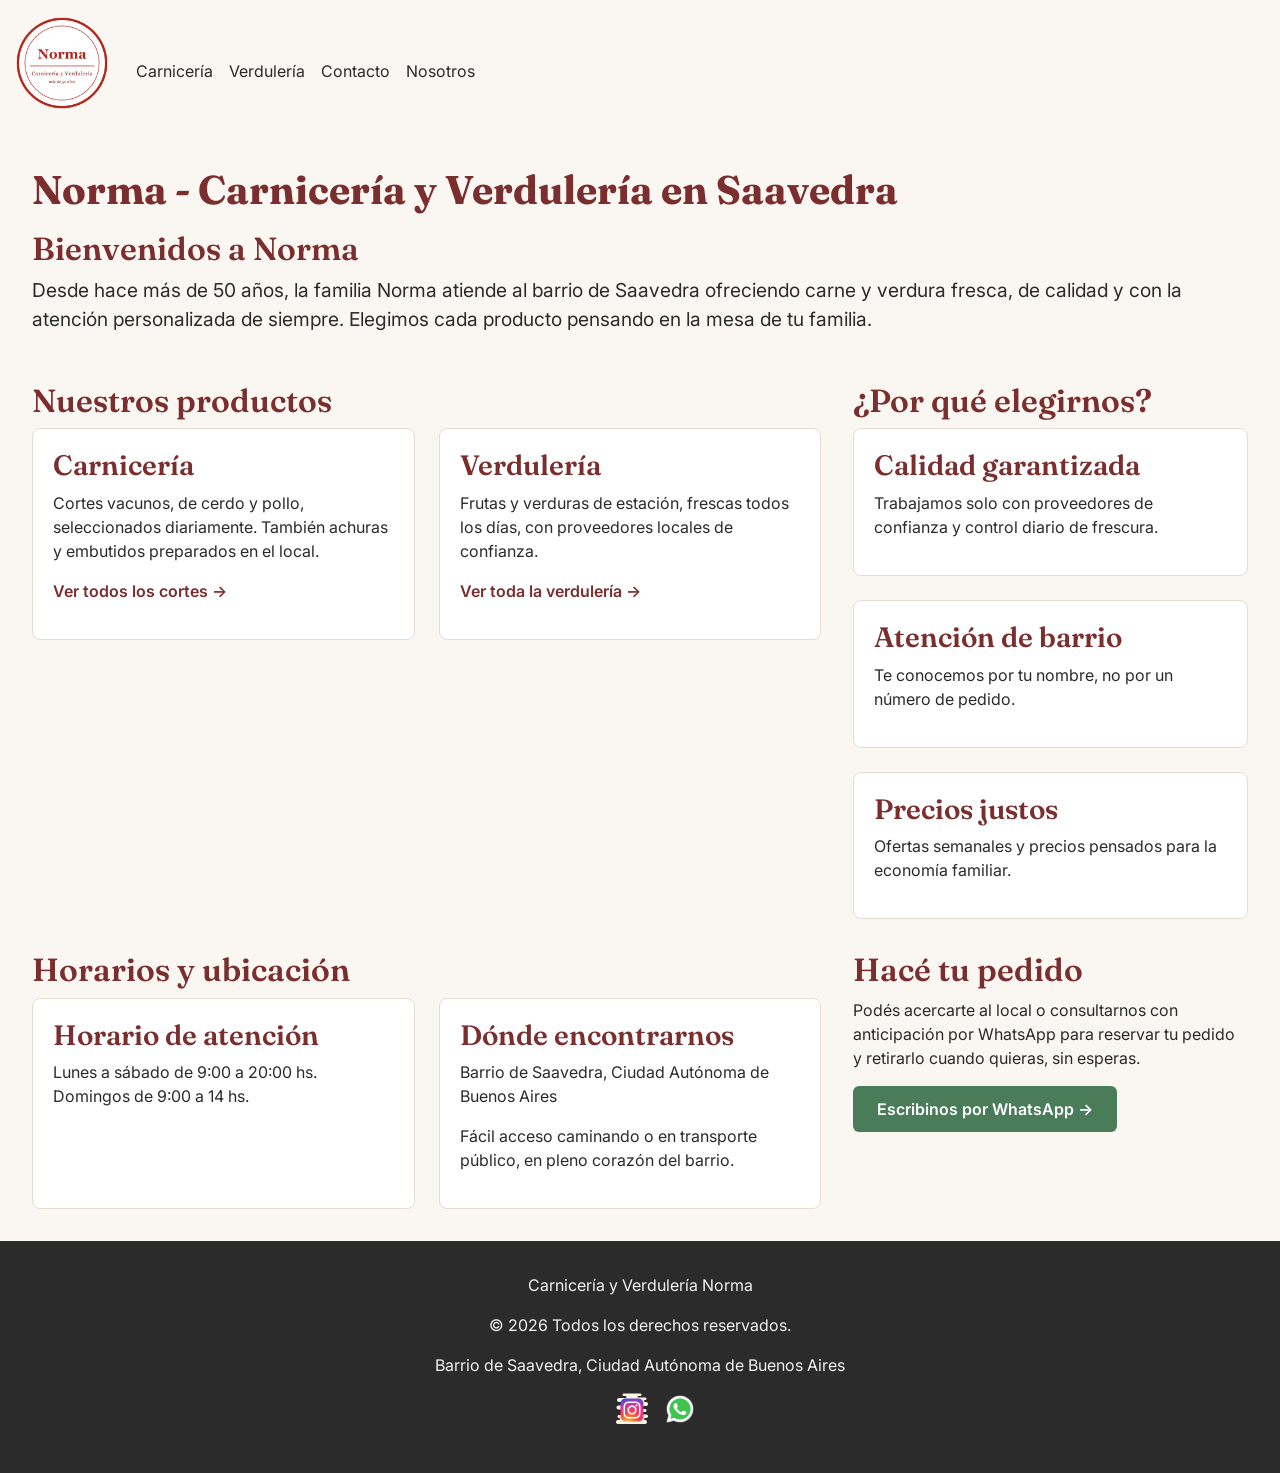
<file: index.html>
<!DOCTYPE html>
<html lang="es">

<head>
    <meta charset="UTF-8">
    <meta name="viewport" content="width=device-width, initial-scale=1.0">
    <title>Carnicería y Verdulería Norma | Inicio</title>
    <link href="https://cdn.jsdelivr.net/npm/bootstrap@5.3.8/dist/css/bootstrap.min.css" rel="stylesheet"
        integrity="sha384-sRIl4kxILFvY47J16cr9ZwB07vP4J8+LH7qKQnuqkuIAvNWLzeN8tE5YBujZqJLB" crossorigin="anonymous">
    <link rel="stylesheet" href="style/style.css">
</head>

<body>

    <nav class="navbar navbar-expand-lg">
        <div class="container-fluid">
            <a href="index.html" aria-label="Inicio" title="Inicio" class="navbar-brand">
                <figure>
                    <img src="assets/tipos/logo-norma.png"
                        alt="Norma - Carnicería y Verdulería, en el barrio de Saavedra" title="Logo Norma" class="logo">
                </figure>
            </a>

            <button class="navbar-toggler" type="button" data-bs-toggle="collapse" data-bs-target="#navbarNav"
                aria-controls="navbarNav" aria-expanded="false" aria-label="Toggle navigation">
                <span class="navbar-toggler-icon"></span>
            </button>

            <div class="collapse navbar-collapse" id="navbarNav">
                <ul class="navbar-nav">
                    <li class="nav-item"><a class="nav-link" href="pages/carniceria.html"
                            title="Carnicería">Carnicería</a></li>
                    <li class="nav-item"><a class="nav-link" href="pages/verduleria.html"
                            title="Verdulería">Verdulería</a></li>
                    <li class="nav-item"><a class="nav-link" href="pages/contacto.html" title="Contacto">Contacto</a>
                    </li>
                    <li class="nav-item"><a class="nav-link" href="pages/nosotros.html" title="Nosotros">Nosotros</a>
                    </li>
                </ul>
            </div>
        </div>
    </nav>

    <h1>Norma - Carnicería y Verdulería en Saavedra</h1>


    <main class="grid-index">
        <section id="bienvenida">
            <h2>Bienvenidos a Norma</h2>
            <p class="parrafo-intro">
                Desde hace más de 50 años, la familia Norma atiende al barrio de Saavedra
                ofreciendo carne y verdura fresca, de calidad y con la atención personalizada
                de siempre. Elegimos cada producto pensando en la mesa de tu familia.
            </p>
        </section>

        <section id="nuestros-productos">
            <h2>Nuestros productos</h2>

            <div class="grid-cards">
                <article>
                    <h3>Carnicería</h3>
                    <p>
                        Cortes vacunos, de cerdo y pollo, seleccionados diariamente.
                        También achuras y embutidos preparados en el local.
                    </p>
                    <p><a href="pages/carniceria.html">Ver todos los cortes →</a></p>
                </article>

                <article>
                    <h3>Verdulería</h3>
                    <p>
                        Frutas y verduras de estación, frescas todos los días,
                        con proveedores locales de confianza.
                    </p>
                    <p><a href="pages/verduleria.html">Ver toda la verdulería →</a></p>
                </article>
            </div>
        </section>

        <section id="por-que-elegirnos">
            <h2>¿Por qué elegirnos?</h2>
            <div class="grid-cards">
                <article>
                    <h3>Calidad garantizada</h3>
                    <p>Trabajamos solo con proveedores de confianza y control diario de frescura.</p>
                </article>
                <article>
                    <h3>Atención de barrio</h3>
                    <p>Te conocemos por tu nombre, no por un número de pedido.</p>
                </article>
                <article>
                    <h3>Precios justos</h3>
                    <p>Ofertas semanales y precios pensados para la economía familiar.</p>
                </article>
            </div>
        </section>

        <section id="horarios-ubicacion">
            <h2>Horarios y ubicación</h2>
            <div class="grid-cards">
                <article>
                    <h3>Horario de atención</h3>
                    <p>Lunes a sábado de 9:00 a 20:00 hs. Domingos de 9:00 a 14 hs.</p>
                </article>
                <article>
                    <h3>Dónde encontrarnos</h3>
                    <address>Barrio de Saavedra, Ciudad Autónoma de Buenos Aires</address>
                    <p>Fácil acceso caminando o en transporte público, en pleno corazón del barrio.</p>
                </article>
            </div>
        </section>

        <section id="pedidos">
            <h2>Hacé tu pedido</h2>
            <p>
                Podés acercarte al local o consultarnos con anticipación por WhatsApp
                para reservar tu pedido y retirarlo cuando quieras, sin esperas.
            </p>
            <p><a href="https://wa.me/5491161660753" target="_blank" rel="noopener" class="boton-whatsapp">Escribinos
                    por WhatsApp →</a></p>
        </section>
    </main>

    <footer>
        <p>Carnicería y Verdulería Norma</p>
        <p>&copy; <span id="year"></span> Todos los derechos reservados.</p>
        <address>Barrio de Saavedra, Ciudad Autónoma de Buenos Aires</address>

        <nav aria-label="Redes sociales">
            <ul>
                <li>
                    <a href="https://www.instagram.com/normacarniceria?igsh=MXZiOWo1cGc3NHQzaQ==" target="_blank"
                        rel="noopener" aria-label="Instagram" title="Instagram">
                        <img src="assets/logos/icons8-instagram-64.png" alt="Logo de Instagram">
                    </a>
                </li>
                <li>
                    <a href="https://wa.me/5491161660753" target="_blank" rel="noopener" aria-label="WhatsApp"
                        title="WhatsApp">
                        <img src="assets/logos/icons8-whatsapp-48.png" alt="Logo de WhatsApp">
                    </a>
                </li>
            </ul>
        </nav>
    </footer>

    <script>
        document.getElementById('year').textContent = new Date().getFullYear();
    </script>
    <script src="https://cdn.jsdelivr.net/npm/bootstrap@5.3.8/dist/js/bootstrap.bundle.min.js"
        integrity="sha384-FKyoEForCGlyvwx9Hj09JcYn3nv7wiPVlz7YYwJrWVcXK/BmnVDxM+D2scQbITxI"
        crossorigin="anonymous"></script>
</body>

</html>
</file>
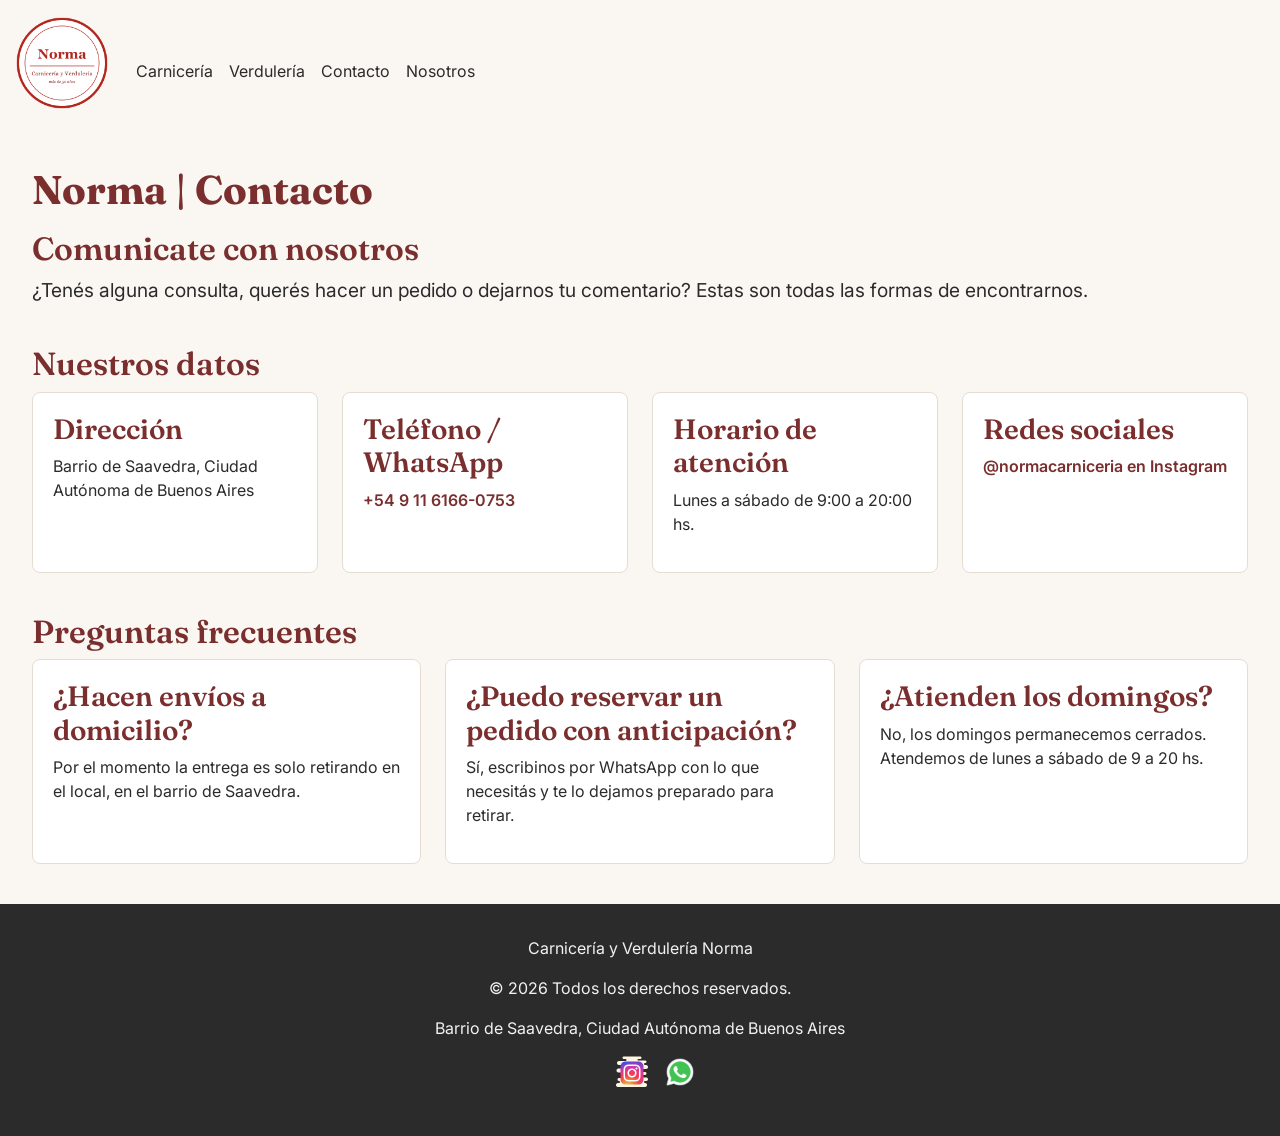
<file: pages/contacto.html>
<!DOCTYPE html>
<html lang="es">

<head>
    <meta charset="UTF-8">
    <meta name="viewport" content="width=device-width, initial-scale=1.0">
    <title>Contacto | Norma</title>
    <link href="https://cdn.jsdelivr.net/npm/bootstrap@5.3.8/dist/css/bootstrap.min.css" rel="stylesheet"
        integrity="sha384-sRIl4kxILFvY47J16cr9ZwB07vP4J8+LH7qKQnuqkuIAvNWLzeN8tE5YBujZqJLB" crossorigin="anonymous">
    <link rel="stylesheet" href="../style/style.css">
</head>

<body>
    <nav class="navbar navbar-expand-lg">
        <div class="container-fluid">
            <a href="../index.html" aria-label="Inicio" title="Inicio" class="navbar-brand">
                <figure>
                    <img src="../assets/tipos/logo-norma.png"
                        alt="Norma - Carnicería y Verdulería, en el barrio de Saavedra" title="Logo Norma" class="logo">
                </figure>
            </a>

            <button class="navbar-toggler" type="button" data-bs-toggle="collapse" data-bs-target="#navbarNav"
                aria-controls="navbarNav" aria-expanded="false" aria-label="Toggle navigation">
                <span class="navbar-toggler-icon"></span>
            </button>

            <div class="collapse navbar-collapse" id="navbarNav">
                <ul class="navbar-nav">
                    <li class="nav-item"><a class="nav-link" href="./carniceria.html" title="Carnicería">Carnicería</a>
                    </li>
                    <li class="nav-item"><a class="nav-link" href="./verduleria.html" title="Verdulería">Verdulería</a>
                    </li>
                    <li class="nav-item"><a class="nav-link" href="./contacto.html" aria-current="page"
                            title="Contacto">Contacto</a></li>
                    <li class="nav-item"><a class="nav-link" href="./nosotros.html" title="Nosotros">Nosotros</a></li>
                </ul>
            </div>
        </div>
    </nav>

    <h1>Norma | Contacto</h1>
    <main>
        <section id="introduccion">
            <h2>Comunicate con nosotros</h2>
            <p class="parrafo-intro">
                ¿Tenés alguna consulta, querés hacer un pedido o dejarnos tu comentario?
                Estas son todas las formas de encontrarnos.
            </p>
        </section>

        <section id="datos-contacto">
            <h2>Nuestros datos</h2>
            <div class="grid-cards">
                <article>
                    <h3>Dirección</h3>
                    <address>Barrio de Saavedra, Ciudad Autónoma de Buenos Aires</address>
                </article>

                <article>
                    <h3>Teléfono / WhatsApp</h3>
                    <p><a href="https://wa.me/5491161660753" target="_blank" rel="noopener">+54 9 11 6166-0753</a></p>
                </article>

                <article>
                    <h3>Horario de atención</h3>
                    <p>Lunes a sábado de 9:00 a 20:00 hs.</p>
                </article>

                <article>
                    <h3>Redes sociales</h3>
                    <p><a href="https://www.instagram.com/normacarniceria?igsh=MXZiOWo1cGc3NHQzaQ==" target="_blank"
                            rel="noopener">@normacarniceria en Instagram</a></p>
                </article>
            </div>
        </section>

        <section id="preguntas-frecuentes">
            <h2>Preguntas frecuentes</h2>
            <div class="grid-cards">
                <article>
                    <h3>¿Hacen envíos a domicilio?</h3>
                    <p>Por el momento la entrega es solo retirando en el local, en el barrio de Saavedra.</p>
                </article>

                <article>
                    <h3>¿Puedo reservar un pedido con anticipación?</h3>
                    <p>Sí, escribinos por WhatsApp con lo que necesitás y te lo dejamos preparado para retirar.</p>
                </article>

                <article>
                    <h3>¿Atienden los domingos?</h3>
                    <p>No, los domingos permanecemos cerrados. Atendemos de lunes a sábado de 9 a 20 hs.</p>
                </article>
            </div>
        </section>
    </main>

    <footer>
        <p>Carnicería y Verdulería Norma</p>
        <p>&copy; <span id="year"></span> Todos los derechos reservados.</p>
        <address>Barrio de Saavedra, Ciudad Autónoma de Buenos Aires</address>

        <nav aria-label="Redes sociales">
            <ul>
                <li>
                    <a href="https://www.instagram.com/normacarniceria?igsh=MXZiOWo1cGc3NHQzaQ==" target="_blank"
                        rel="noopener" aria-label="Instagram" title="Instagram">
                        <img src="../assets/logos/icons8-instagram-64.png" alt="Logo de Instagram">
                    </a>
                </li>
                <li>
                    <a href="https://wa.me/5491161660753" target="_blank" rel="noopener" aria-label="WhatsApp"
                        title="WhatsApp">
                        <img src="../assets/logos/icons8-whatsapp-48.png" alt="Logo de WhatsApp">
                    </a>
                </li>
            </ul>
        </nav>
    </footer>

    <script>
        document.getElementById('year').textContent = new Date().getFullYear();
    </script>
    <script src="https://cdn.jsdelivr.net/npm/bootstrap@5.3.8/dist/js/bootstrap.bundle.min.js"
        integrity="sha384-FKyoEForCGlyvwx9Hj09JcYn3nv7wiPVlz7YYwJrWVcXK/BmnVDxM+D2scQbITxI"
        crossorigin="anonymous"></script>
</body>

</html>
</file>
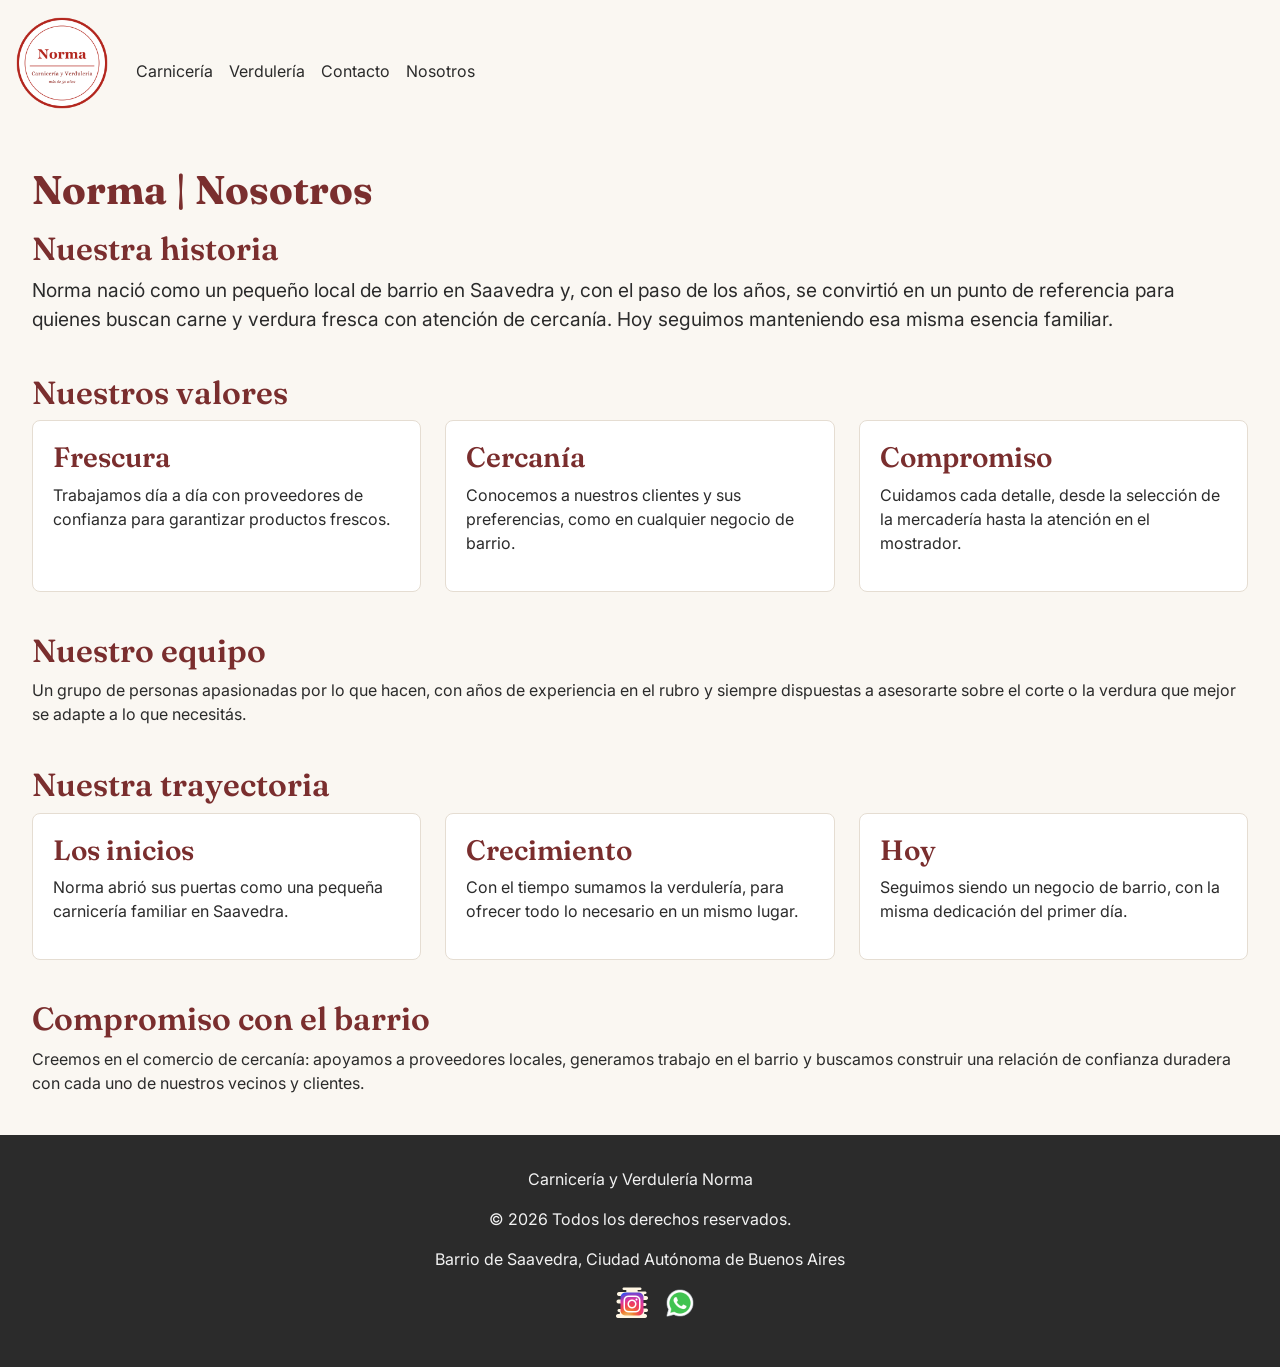
<file: pages/nosotros.html>
<!DOCTYPE html>
<html lang="es">

<head>
    <meta charset="UTF-8">
    <meta name="viewport" content="width=device-width, initial-scale=1.0">
    <title>Nosotros | Norma</title>
    <link href="https://cdn.jsdelivr.net/npm/bootstrap@5.3.8/dist/css/bootstrap.min.css" rel="stylesheet"
        integrity="sha384-sRIl4kxILFvY47J16cr9ZwB07vP4J8+LH7qKQnuqkuIAvNWLzeN8tE5YBujZqJLB" crossorigin="anonymous">
    <link rel="stylesheet" href="../style/style.css">
</head>

<body>
    <nav class="navbar navbar-expand-lg">
        <div class="container-fluid">
            <a href="../index.html" aria-label="Inicio" title="Inicio" class="navbar-brand">
                <figure>
                    <img src="../assets/tipos/logo-norma.png"
                        alt="Norma - Carnicería y Verdulería, en el barrio de Saavedra" title="Logo Norma" class="logo">
                </figure>
            </a>

            <button class="navbar-toggler" type="button" data-bs-toggle="collapse" data-bs-target="#navbarNav"
                aria-controls="navbarNav" aria-expanded="false" aria-label="Toggle navigation">
                <span class="navbar-toggler-icon"></span>
            </button>

            <div class="collapse navbar-collapse" id="navbarNav">
                <ul class="navbar-nav">
                    <li class="nav-item"><a class="nav-link" href="./carniceria.html" title="Carnicería">Carnicería</a>
                    </li>
                    <li class="nav-item"><a class="nav-link" href="./verduleria.html" title="Verdulería">Verdulería</a>
                    </li>
                    <li class="nav-item"><a class="nav-link" href="./contacto.html" title="Contacto">Contacto</a></li>
                    <li class="nav-item"><a class="nav-link" href="./nosotros.html" aria-current="page"
                            title="Nosotros">Nosotros</a></li>
                </ul>
            </div>
        </div>
    </nav>

    <h1>Norma | Nosotros</h1>

    <main>
        <section id="nuestra-historia">
            <h2>Nuestra historia</h2>
            <p class="parrafo-intro">
                Norma nació como un pequeño local de barrio en Saavedra y, con el paso de los años,
                se convirtió en un punto de referencia para quienes buscan carne y verdura fresca
                con atención de cercanía. Hoy seguimos manteniendo esa misma esencia familiar.
            </p>
        </section>

        <section id="nuestros-valores">
            <h2>Nuestros valores</h2>
            <div class="grid-cards">
                <article>
                    <h3>Frescura</h3>
                    <p>Trabajamos día a día con proveedores de confianza para garantizar productos frescos.</p>
                </article>

                <article>
                    <h3>Cercanía</h3>
                    <p>Conocemos a nuestros clientes y sus preferencias, como en cualquier negocio de barrio.</p>
                </article>

                <article>
                    <h3>Compromiso</h3>
                    <p>Cuidamos cada detalle, desde la selección de la mercadería hasta la atención en el mostrador.</p>
                </article>
            </div>
        </section>

        <section id="equipo">
            <h2>Nuestro equipo</h2>
            <p>
                Un grupo de personas apasionadas por lo que hacen, con años de experiencia
                en el rubro y siempre dispuestas a asesorarte sobre el corte o la verdura
                que mejor se adapte a lo que necesitás.
            </p>
        </section>

        <section id="trayectoria">
            <h2>Nuestra trayectoria</h2>
            <div class="grid-cards">
                <article>
                    <h3>Los inicios</h3>
                    <p>Norma abrió sus puertas como una pequeña carnicería familiar en Saavedra.</p>
                </article>
                <article>
                    <h3>Crecimiento</h3>
                    <p>Con el tiempo sumamos la verdulería, para ofrecer todo lo necesario en un mismo lugar.</p>
                </article>
                <article>
                    <h3>Hoy</h3>
                    <p>Seguimos siendo un negocio de barrio, con la misma dedicación del primer día.</p>
                </article>
            </div>
        </section>

        <section id="compromiso-barrio">
            <h2>Compromiso con el barrio</h2>
            <p>
                Creemos en el comercio de cercanía: apoyamos a proveedores locales, generamos
                trabajo en el barrio y buscamos construir una relación de confianza duradera
                con cada uno de nuestros vecinos y clientes.
            </p>
        </section>
    </main>

    <footer>
        <p>Carnicería y Verdulería Norma</p>
        <p>&copy; <span id="year"></span> Todos los derechos reservados.</p>
        <address>Barrio de Saavedra, Ciudad Autónoma de Buenos Aires</address>
        <nav aria-label="Redes sociales">
            <ul>
                <li>
                    <a href="https://www.instagram.com/normacarniceria?igsh=MXZiOWo1cGc3NHQzaQ==" target="_blank"
                        rel="noopener" aria-label="Instagram" title="Instagram">
                        <img src="../assets/logos/icons8-instagram-64.png" alt="Logo de Instagram">
                    </a>
                </li>
                <li>
                    <a href="https://wa.me/5491161660753" target="_blank" rel="noopener" aria-label="WhatsApp"
                        title="WhatsApp">
                        <img src="../assets/logos/icons8-whatsapp-48.png" alt="Logo de WhatsApp">
                    </a>
                </li>
            </ul>
        </nav>
    </footer>

    <script>
        document.getElementById('year').textContent = new Date().getFullYear();
    </script>
    <script src="https://cdn.jsdelivr.net/npm/bootstrap@5.3.8/dist/js/bootstrap.bundle.min.js"
        integrity="sha384-FKyoEForCGlyvwx9Hj09JcYn3nv7wiPVlz7YYwJrWVcXK/BmnVDxM+D2scQbITxI"
        crossorigin="anonymous"></script>
</body>

</html>
</file>
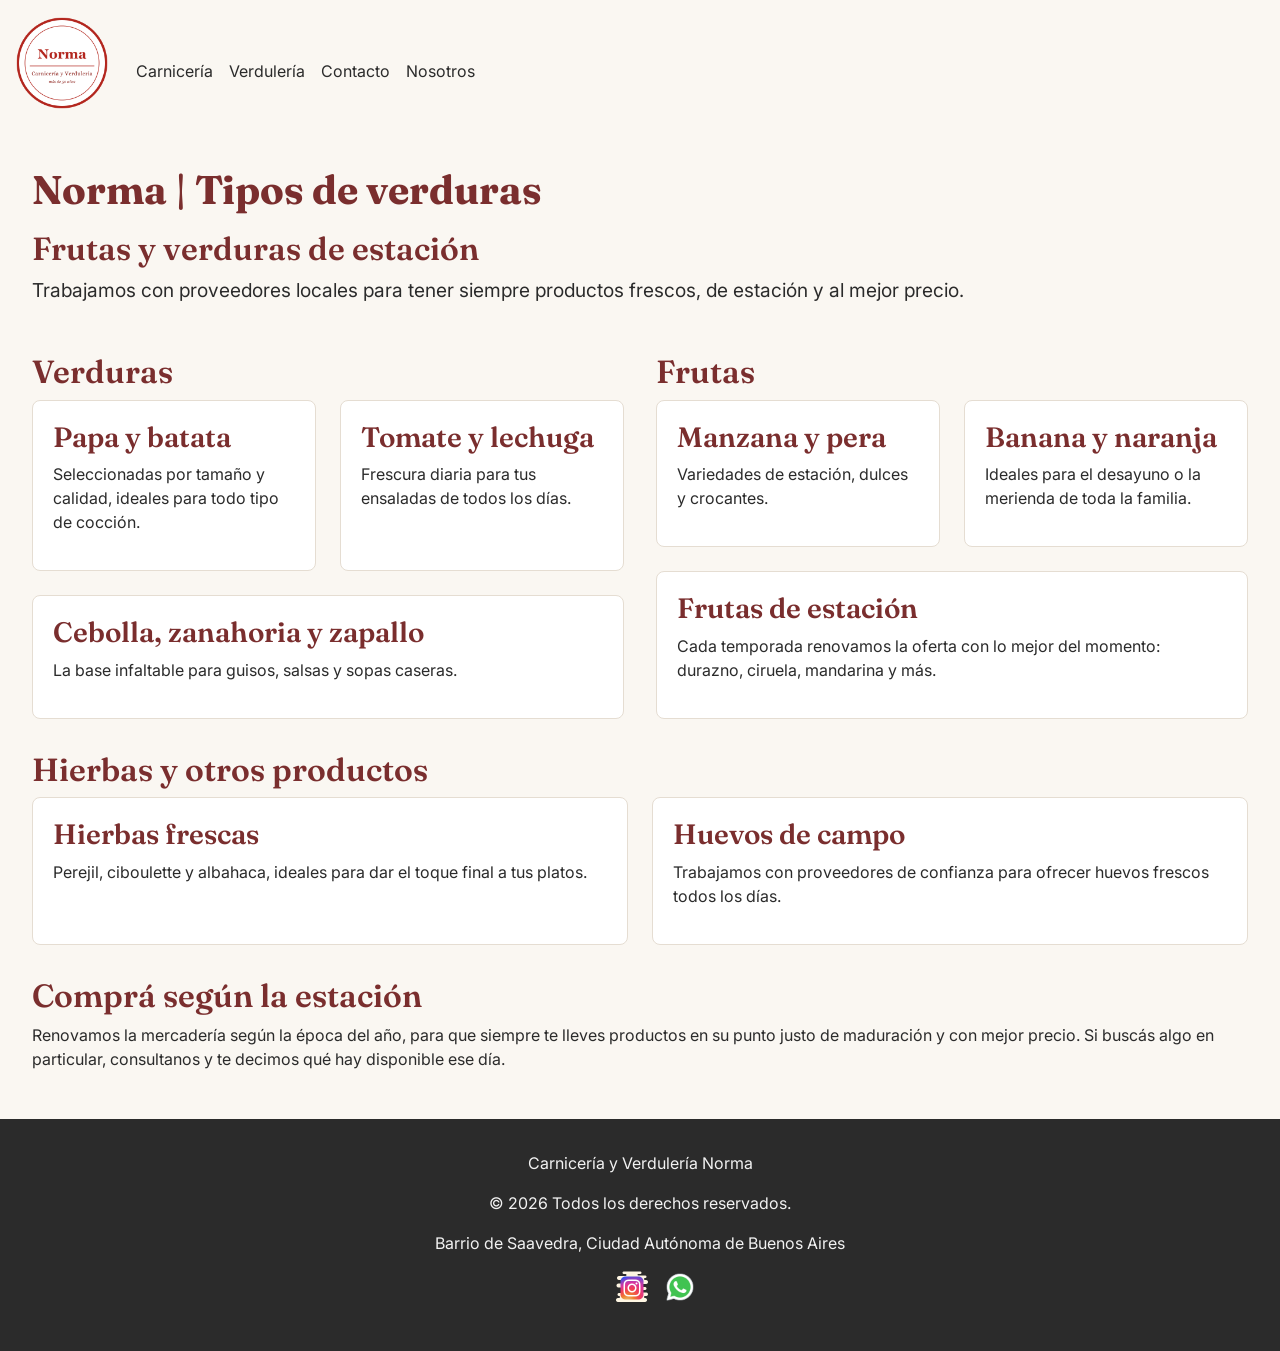
<file: pages/verduleria.html>
<!DOCTYPE html>
<html lang="es">

<head>
    <meta charset="UTF-8">
    <meta name="viewport" content="width=device-width, initial-scale=1.0">
    <title>Tipos de verduras | Norma</title>
    <link href="https://cdn.jsdelivr.net/npm/bootstrap@5.3.8/dist/css/bootstrap.min.css" rel="stylesheet"
        integrity="sha384-sRIl4kxILFvY47J16cr9ZwB07vP4J8+LH7qKQnuqkuIAvNWLzeN8tE5YBujZqJLB" crossorigin="anonymous">
    <link rel="stylesheet" href="../style/style.css">
</head>

<body>
    <nav class="navbar navbar-expand-lg">
        <div class="container-fluid">
            <a href="../index.html" aria-label="Inicio" title="Inicio" class="navbar-brand">
                <figure>
                    <img src="../assets/tipos/logo-norma.png"
                        alt="Norma - Carnicería y Verdulería, en el barrio de Saavedra" title="Logo Norma" class="logo">
                </figure>
            </a>

            <button class="navbar-toggler" type="button" data-bs-toggle="collapse" data-bs-target="#navbarNav"
                aria-controls="navbarNav" aria-expanded="false" aria-label="Toggle navigation">
                <span class="navbar-toggler-icon"></span>
            </button>

            <div class="collapse navbar-collapse" id="navbarNav">
                <ul class="navbar-nav">
                    <li class="nav-item"><a class="nav-link" href="./carniceria.html" title="Carnicería">Carnicería</a>
                    </li>
                    <li class="nav-item"><a class="nav-link" href="./verduleria.html" aria-current="page"
                            title="Verdulería">Verdulería</a></li>
                    <li class="nav-item"><a class="nav-link" href="./contacto.html" title="Contacto">Contacto</a></li>
                    <li class="nav-item"><a class="nav-link" href="./nosotros.html" title="Nosotros">Nosotros</a></li>
                </ul>
            </div>
        </div>
    </nav>

    <h1>Norma | Tipos de verduras</h1>

    <main class="grid-verduleria">
        <section id="introduccion">
            <h2>Frutas y verduras de estación</h2>
            <p class="parrafo-intro">
                Trabajamos con proveedores locales para tener siempre productos frescos,
                de estación y al mejor precio.
            </p>
        </section>

        <section id="verduras">
            <h2>Verduras</h2>
            <div class="grid-cards">
                <article>
                    <h3>Papa y batata</h3>
                    <p>Seleccionadas por tamaño y calidad, ideales para todo tipo de cocción.</p>
                </article>
                <article>
                    <h3>Tomate y lechuga</h3>
                    <p>Frescura diaria para tus ensaladas de todos los días.</p>
                </article>
                <article>
                    <h3>Cebolla, zanahoria y zapallo</h3>
                    <p>La base infaltable para guisos, salsas y sopas caseras.</p>
                </article>
            </div>
        </section>

        <section id="frutas">
            <h2>Frutas</h2>
            <div class="grid-cards">
                <article>
                    <h3>Manzana y pera</h3>
                    <p>Variedades de estación, dulces y crocantes.</p>
                </article>
                <article>
                    <h3>Banana y naranja</h3>
                    <p>Ideales para el desayuno o la merienda de toda la familia.</p>
                </article>
                <article>
                    <h3>Frutas de estación</h3>
                    <p>Cada temporada renovamos la oferta con lo mejor del momento: durazno, ciruela, mandarina y más.
                    </p>
                </article>
            </div>
        </section>

        <section id="hierbas-y-otros">
            <h2>Hierbas y otros productos</h2>
            <div class="grid-cards">
                <article>
                    <h3>Hierbas frescas</h3>
                    <p>Perejil, ciboulette y albahaca, ideales para dar el toque final a tus platos.</p>
                </article>
                <article>
                    <h3>Huevos de campo</h3>
                    <p>Trabajamos con proveedores de confianza para ofrecer huevos frescos todos los días.</p>
                </article>
            </div>
        </section>

        <section id="estacionalidad">
            <h2>Comprá según la estación</h2>
            <p>
                Renovamos la mercadería según la época del año, para que siempre te lleves
                productos en su punto justo de maduración y con mejor precio. Si buscás algo
                en particular, consultanos y te decimos qué hay disponible ese día.
            </p>
        </section>
    </main>

    <footer>
        <p>Carnicería y Verdulería Norma</p>
        <p>&copy; <span id="year"></span> Todos los derechos reservados.</p>
        <address>Barrio de Saavedra, Ciudad Autónoma de Buenos Aires</address>

        <nav aria-label="Redes sociales">
            <ul>
                <li>
                    <a href="https://www.instagram.com/normacarniceria?igsh=MXZiOWo1cGc3NHQzaQ==" target="_blank"
                        rel="noopener" aria-label="Instagram" title="Instagram">
                        <img src="../assets/logos/icons8-instagram-64.png" alt="Logo de Instagram">
                    </a>
                </li>
                <li>
                    <a href="https://wa.me/5491161660753" target="_blank" rel="noopener" aria-label="WhatsApp"
                        title="WhatsApp">
                        <img src="../assets/logos/icons8-whatsapp-48.png" alt="Logo de WhatsApp">
                    </a>
                </li>
            </ul>
        </nav>
    </footer>

    <script>
        document.getElementById('year').textContent = new Date().getFullYear();
    </script>
    <script src="https://cdn.jsdelivr.net/npm/bootstrap@5.3.8/dist/js/bootstrap.bundle.min.js"
        integrity="sha384-FKyoEForCGlyvwx9Hj09JcYn3nv7wiPVlz7YYwJrWVcXK/BmnVDxM+D2scQbITxI"
        crossorigin="anonymous"></script>
</body>

</html>
</file>
<file: style/style.css>
@import url('https://fonts.googleapis.com/css2?family=Fraunces:wght@600;700&family=Inter:wght@400;500;600&display=swap');

/* ===== Reset ===== */
* {
    margin: 0;
    padding: 0;
    box-sizing: border-box;
}

/* ===== Fondo y tipografía general ===== */
body {
    background-color: #faf7f2;
    color: #2b2b2b;
    font-family: 'Inter', sans-serif;
}

/* ===== Header (Flexbox) ===== */
header {
    display: flex;
    justify-content: space-between;
    align-items: center;
    background-color: #7a2e2e;
    padding: 20px 2rem;
}

header nav ul {
    display: flex;
    list-style: none;
    gap: 1.5rem;
}

/* ===== Enlaces generales (fuera del navbar) ===== */
a {
    color: #7a2e2e;
    text-decoration: none;
    font-weight: 600;
}

a:hover,
a:focus {
    color: #d4a24c;
    text-decoration: underline;
    transition: color 0.3s ease;
}

a:active {
    color: #4a1f1f;
}

.boton-whatsapp {
    display: inline-block;
    background-color: #4a7c59;
    color: #ffffff;
    padding: 0.7rem 1.5rem;
    border-radius: 6px;
    text-decoration: none;
    transition: background-color 0.3s ease, transform 0.2s ease;
}

.boton-whatsapp:hover,
.boton-whatsapp:focus {
    background-color: #3d6849;
    text-decoration: none;
}

.boton-whatsapp:active {
    transform: scale(0.97);
}

/* ===== Links del navbar ===== */
.nav-link {
    color: #2b2b2b;
}

.navbar-nav .nav-link:hover,
.navbar-nav .nav-link:focus {
    color: #d4a24c;
    transition: color 0.3s ease;
}

.navbar-nav .nav-link:active {
    color: #7a2e2e;
}

/* ===== Títulos ===== */
h1 {
    color: #7a2e2e;
    font-size: 2.5rem;
    font-weight: 700;
    font-family: 'Fraunces', serif;
    padding: 1.5rem 2rem 0.5rem 2rem;
}

/* ===== Subtítulos ===== */
h2,
h3 {
    font-family: 'Fraunces', serif;
    font-weight: 600;
    color: #7a2e2e;
}

/* ===== Párrafos ===== */
p {
    font-size: 1rem;
    font-weight: 400;
}

.parrafo-intro {
    font-size: 1.2rem;
}

/* ===== Secciones (espaciado general, para páginas sin grid) ===== */
section {
    margin-bottom: 2.5rem;
    padding: 0 2rem;
}

/* ===== Cards (Flexbox) ===== */
.grid-cards {
    display: flex;
    flex-wrap: wrap;
    gap: 1.5rem;
}

article {
    background-color: #ffffff;
    border: 1px solid #e5ddd2;
    border-radius: 8px;
    padding: 20px;
    flex: 1 1 280px;
}

/* ===== Carousel ===== */
.carousel-item img {
    height: 400px;
    object-fit: contain;
    background-color: #2b2b2b;
}

/* ===== Listas de navegación (sin viñetas) ===== */
nav ul {
    list-style: none;
}

/* ===== Logo ===== */
.logo {
    width: 100px;
    height: 100px;
    border-radius: 50%;
    object-fit: cover;
}

/* ===== Footer ===== */
footer {
    background-color: #2b2b2b;
    color: #f2f2f2;
    text-align: center;
    padding: 2rem 1rem;
    margin-top: 2rem;
}

footer nav ul {
    display: flex;
    justify-content: center;
    gap: 1rem;
    margin-top: 0.8rem;
}

footer img {
    width: 32px;
    height: 32px;
}

/* ===== Grid maestro (Mobile-first) ===== */
.grid-index,
.grid-carniceria,
.grid-verduleria {
    display: grid;
    gap: 2rem;
    padding: 0 2rem;
}

/* Base mobile: 1 columna, todo apilado */
.grid-index {
    grid-template-columns: 1fr;
    grid-template-areas:
        "bienvenida"
        "productos"
        "elegirnos"
        "horarios"
        "pedidos";
}

.grid-carniceria {
    grid-template-columns: 1fr;
    grid-template-areas:
        "introduccion"
        "cortes"
        "otros"
        "recomendaciones";
}

.grid-verduleria {
    grid-template-columns: 1fr;
    grid-template-areas:
        "introduccion"
        "verduras"
        "frutas"
        "hierbas"
        "estacionalidad";
}

/* Asignar cada section a su área (index.html) */
#bienvenida {
    grid-area: bienvenida;
}

#nuestros-productos {
    grid-area: productos;
}

#por-que-elegirnos {
    grid-area: elegirnos;
}

#horarios-ubicacion {
    grid-area: horarios;
}

#pedidos {
    grid-area: pedidos;
}

/* Asignar cada section a su área (carniceria.html) */
#introduccion {
    grid-area: introduccion;
}

.area-galeria {
    grid-area: galeria;
}

#cortes-vacunos {
    grid-area: cortes;
}

#otros-cortes {
    grid-area: otros;
}

#recomendaciones {
    grid-area: recomendaciones;
}

/* Asignar cada section a su área (verduleria.html) */
#verduras {
    grid-area: verduras;
}

#frutas {
    grid-area: frutas;
}

#hierbas-y-otros {
    grid-area: hierbas;
}

#estacionalidad {
    grid-area: estacionalidad;
}

/* Dentro del grid, las sections ya no necesitan su propio margin/padding */
.grid-index section,
.grid-carniceria section,
.grid-verduleria section {
    margin-bottom: 0;
    padding: 0;
}

/* ===== Breakpoint Desktop (1024px) ===== */
@media (min-width: 1024px) {
    .grid-index {
        grid-template-columns: 2fr 1fr;
        grid-template-areas:
            "bienvenida bienvenida"
            "productos elegirnos"
            "horarios pedidos";
    }

    .grid-carniceria {
        grid-template-columns: 1fr 1fr;
        grid-template-areas:
            "introduccion introduccion"
            "galeria galeria"
            "cortes otros"
            "recomendaciones recomendaciones";
    }

    .grid-verduleria {
        grid-template-columns: 1fr 1fr;
        grid-template-areas:
            "introduccion introduccion"
            "verduras frutas"
            "hierbas hierbas"
            "estacionalidad estacionalidad";
    }
}
</file>
